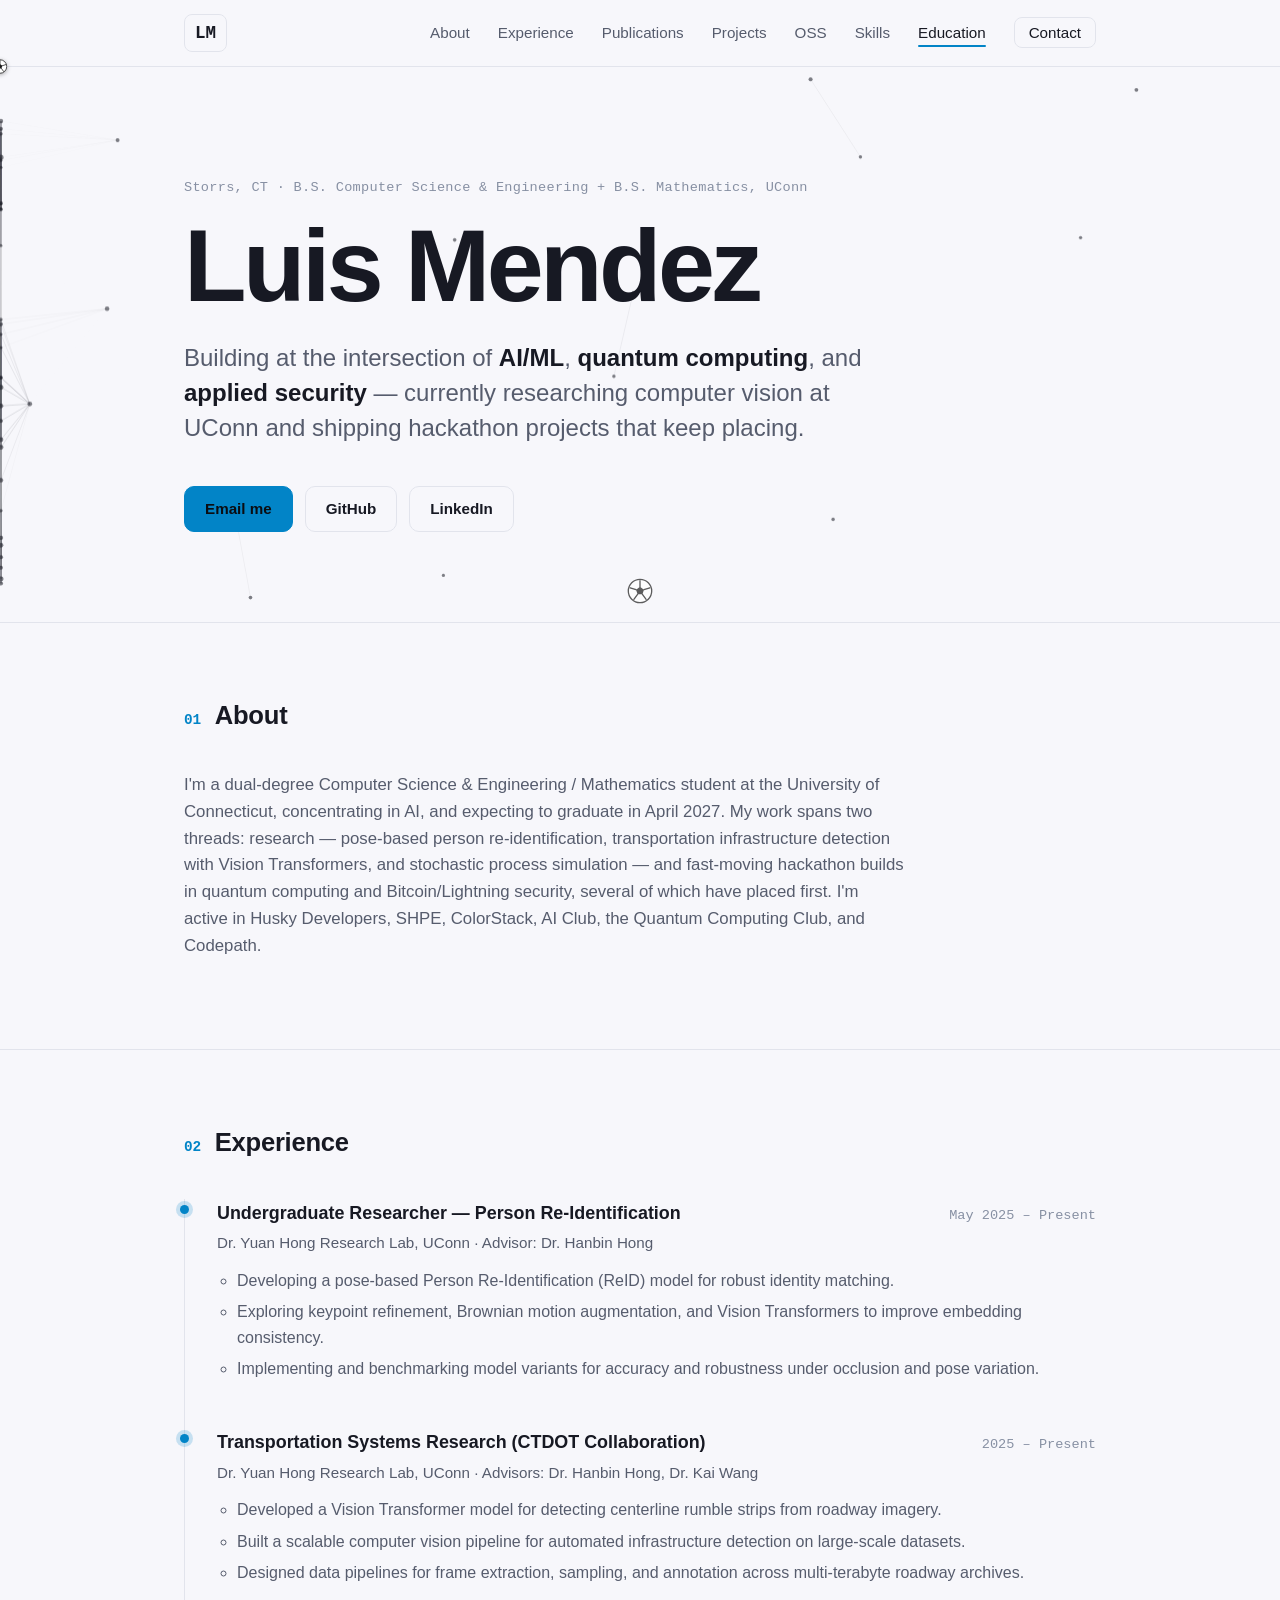
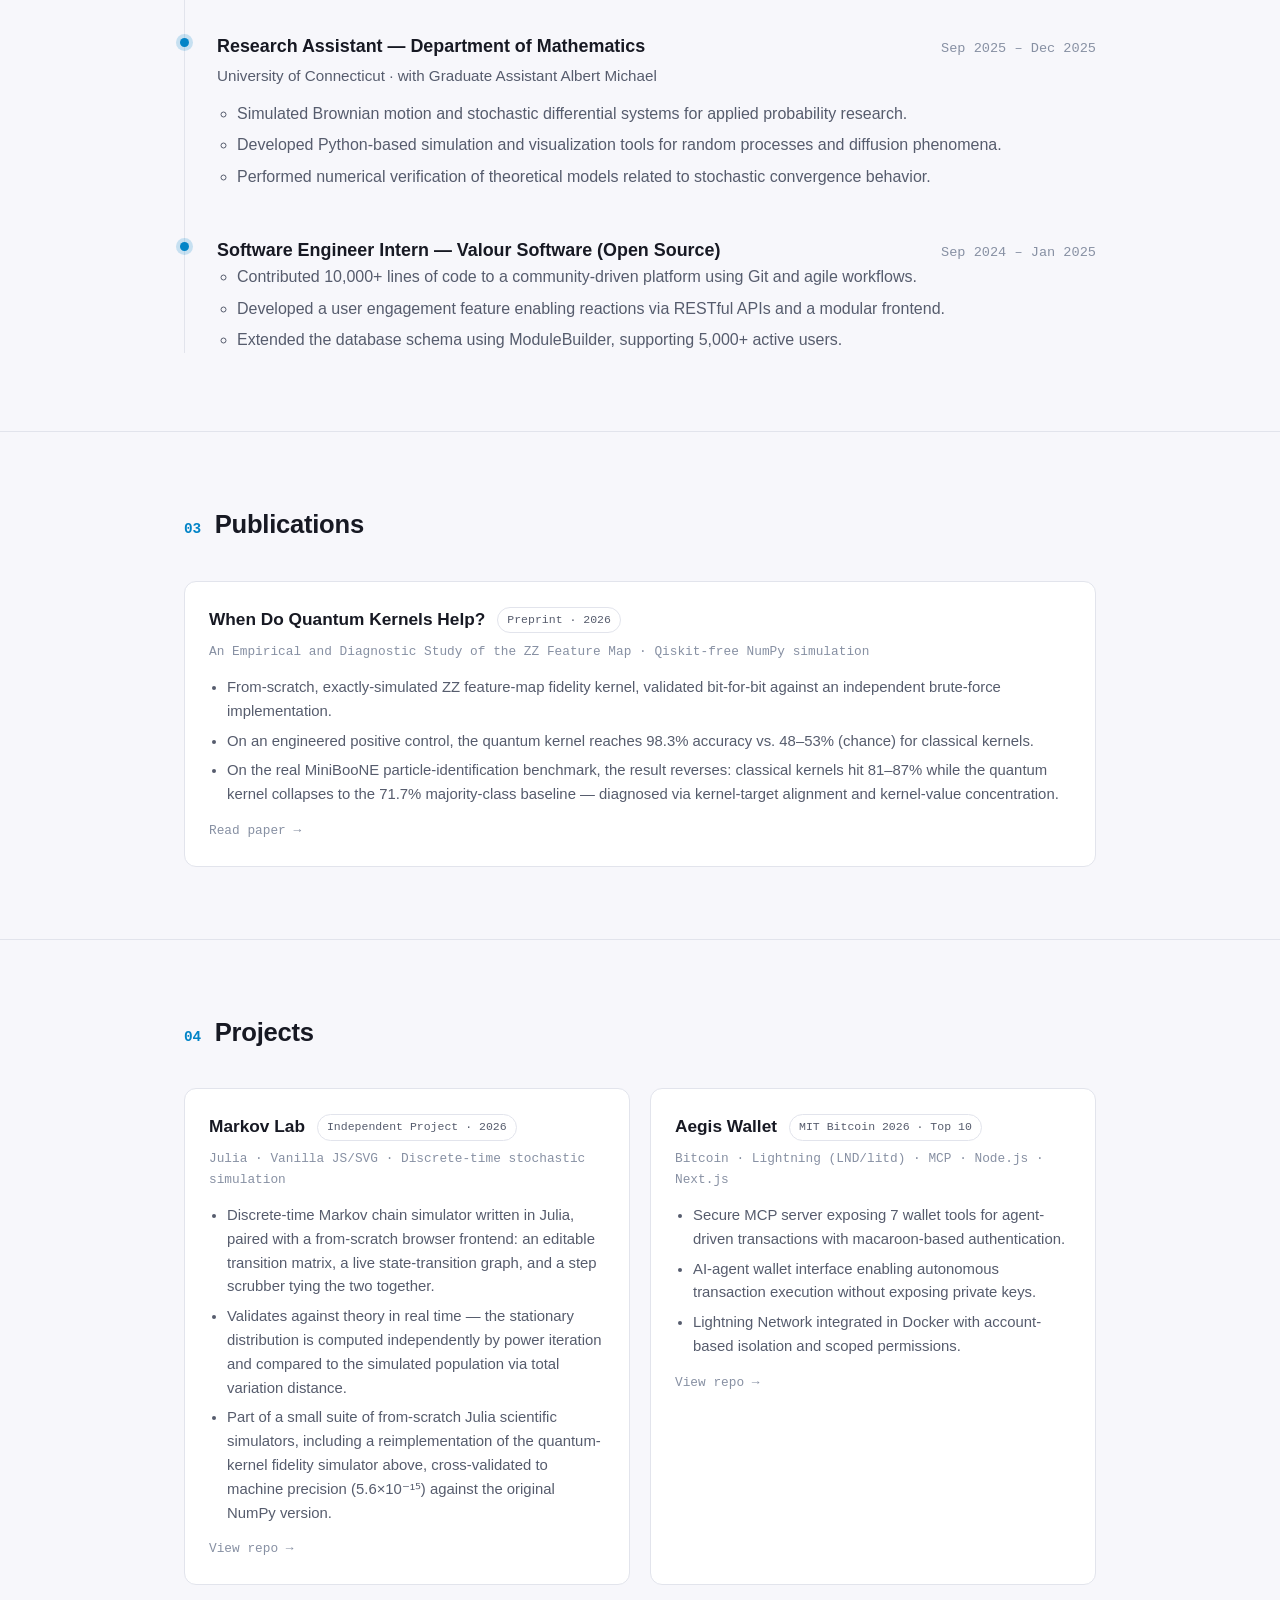
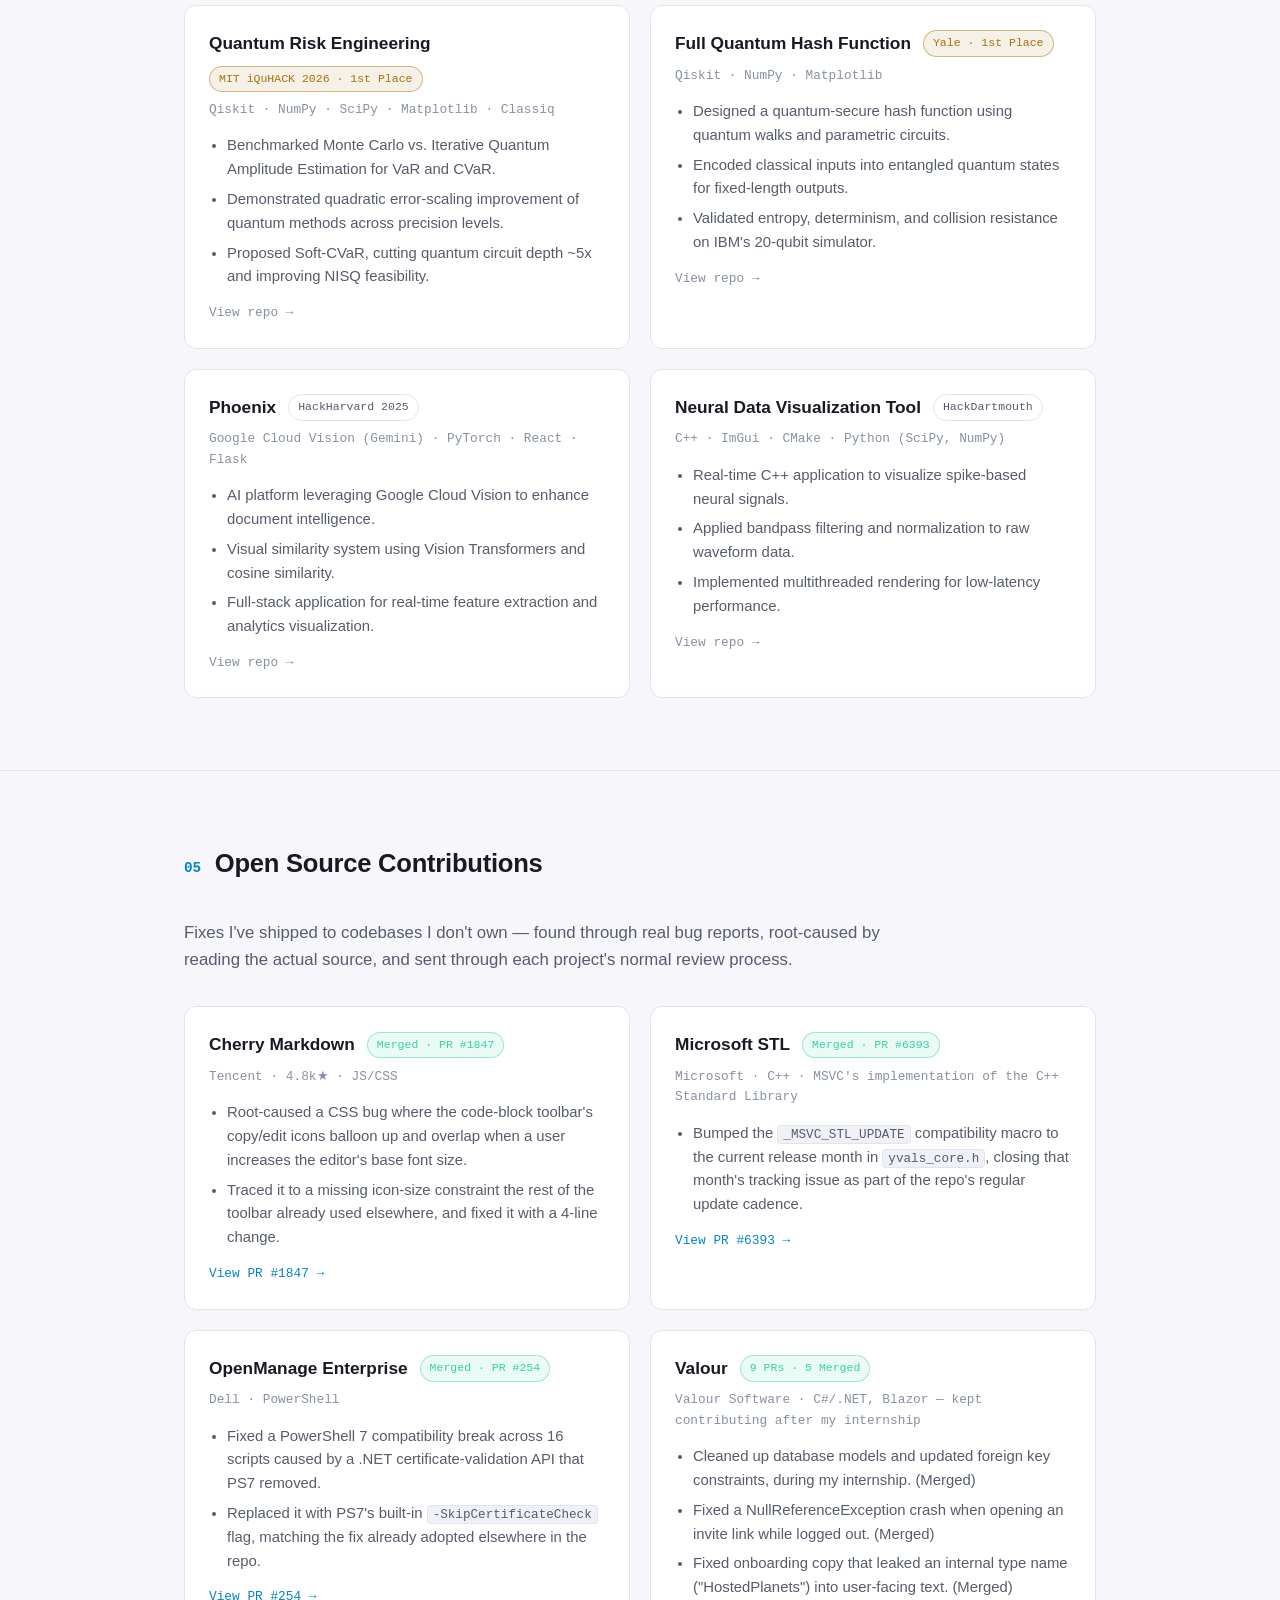
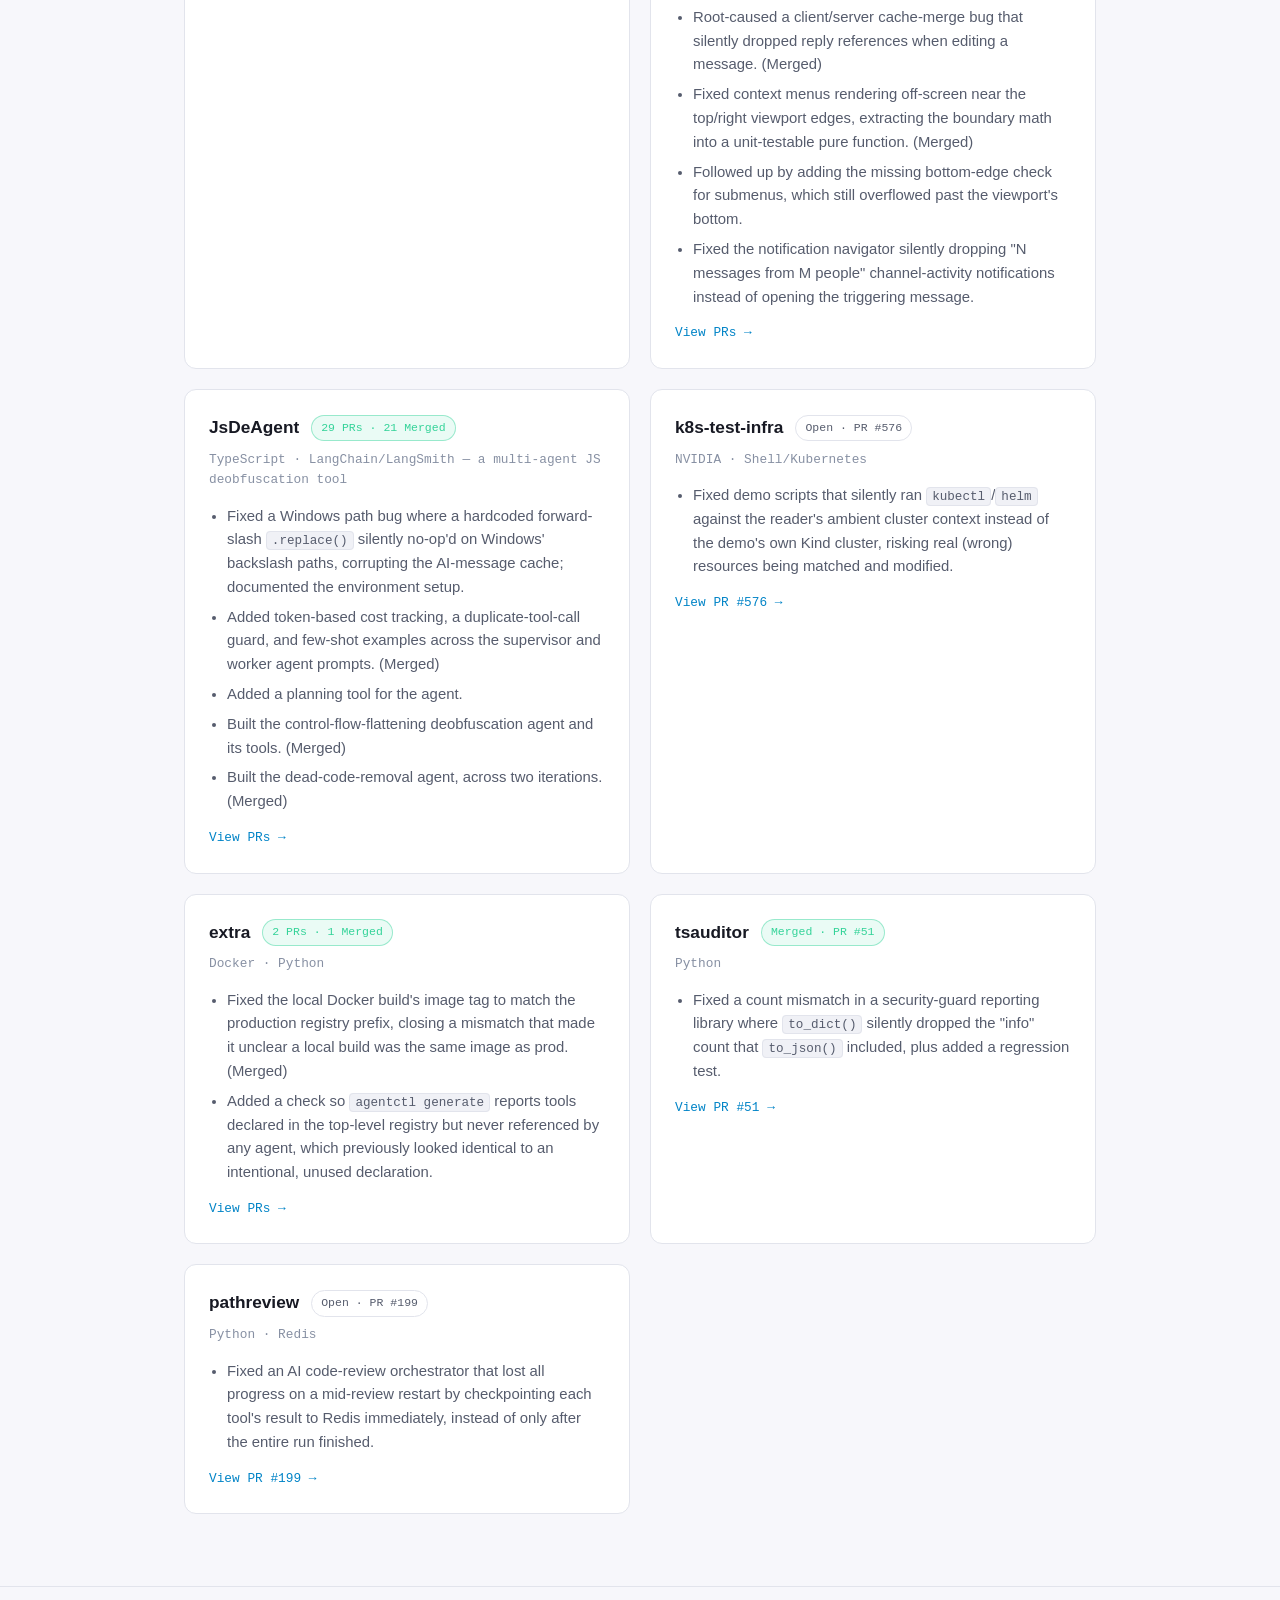
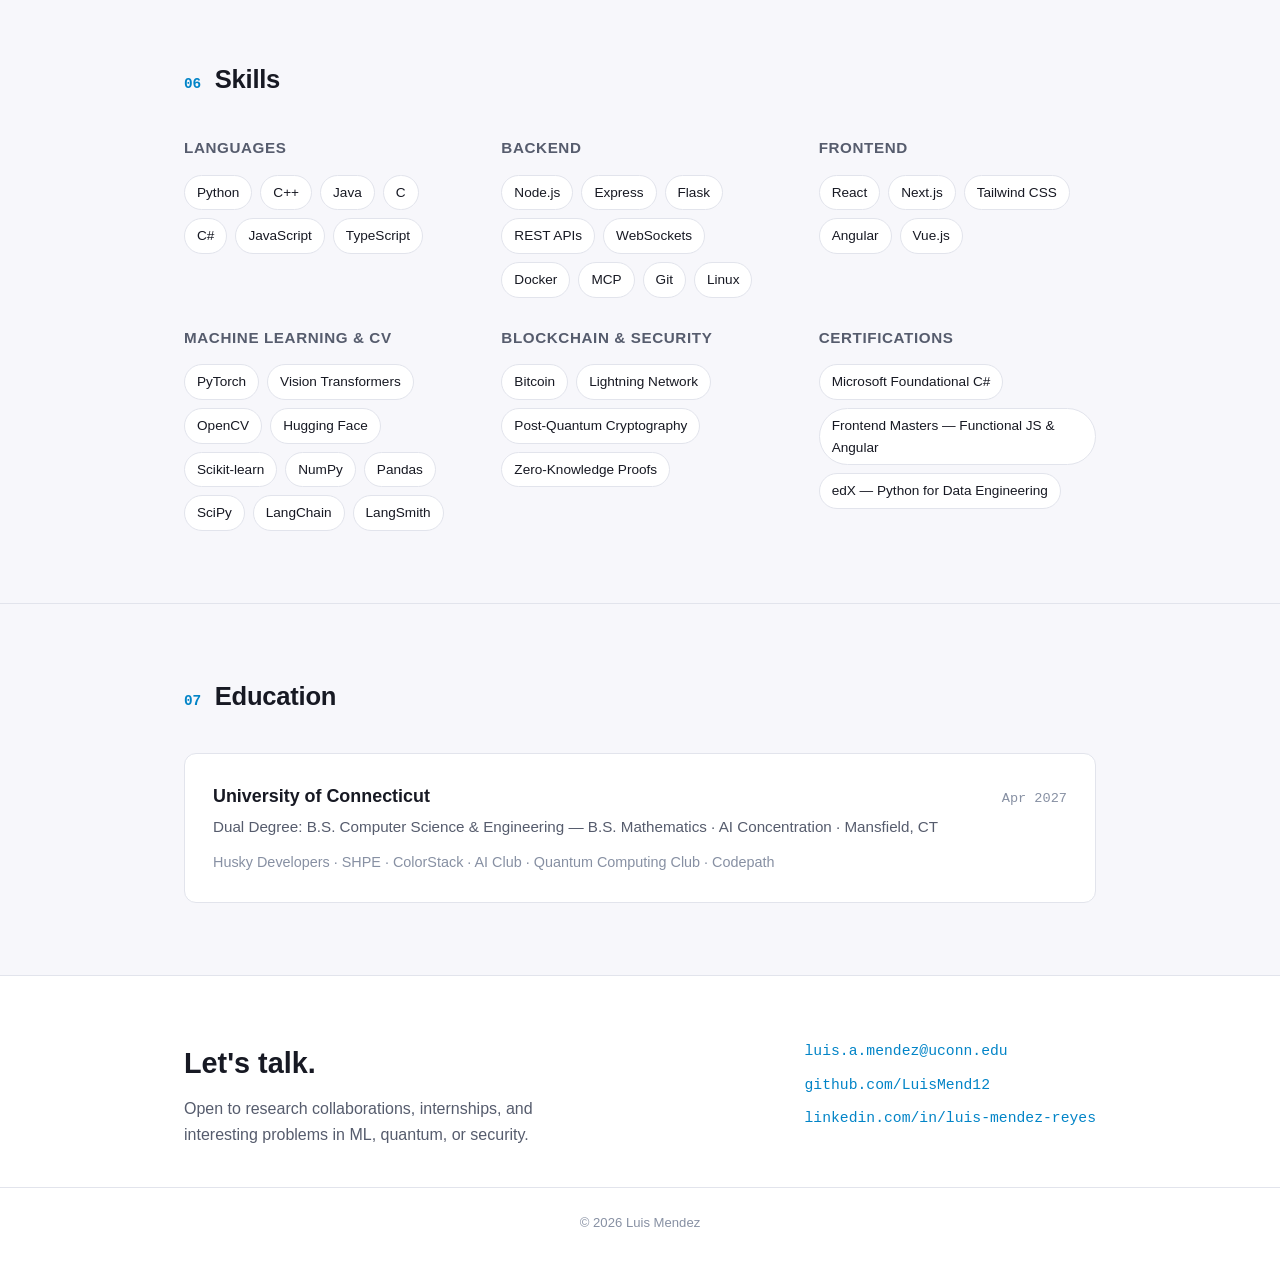
<file: index.html>
<!doctype html>
<html lang="en">
<head>
<script>
  // Only opt into scroll-reveal (elements start hidden) when JS actually runs
  // and can drive it; otherwise content stays visible by default (see style.css).
  if ('IntersectionObserver' in window) document.documentElement.classList.add('js-reveal');
</script>
<meta charset="UTF-8" />
<meta name="viewport" content="width=device-width, initial-scale=1" />
<title>Luis Mendez</title>
<meta name="description" content="Luis Mendez — Computer Science & Mathematics student at UConn. AI/ML, computer vision, quantum computing, and applied security." />
<link rel="icon" href="data:image/svg+xml,<svg xmlns=%22http://www.w3.org/2000/svg%22 viewBox=%220 0 100 100%22><text y=%22.9em%22 font-size=%2290%22>🦉</text></svg>" />
<link rel="stylesheet" href="style.css" />
</head>
<body>

<a class="skip-link" href="#main">Skip to content</a>

<header class="site-header">
  <nav class="nav" aria-label="Primary">
    <a class="nav-brand" href="#top">LM</a>
    <button class="nav-toggle" id="navToggle" aria-expanded="false" aria-controls="navLinks" aria-label="Toggle menu">
      <span></span><span></span><span></span>
    </button>
    <ul class="nav-links" id="navLinks">
      <li><a href="#about" data-nav="about">About</a></li>
      <li><a href="#experience" data-nav="experience">Experience</a></li>
      <li><a href="#publications" data-nav="publications">Publications</a></li>
      <li><a href="#projects" data-nav="projects">Projects</a></li>
      <li><a href="#contributions" data-nav="contributions">OSS</a></li>
      <li><a href="#skills" data-nav="skills">Skills</a></li>
      <li><a href="#education" data-nav="education">Education</a></li>
      <li><a href="#contact" class="nav-cta" data-nav="contact">Contact</a></li>
    </ul>
  </nav>
  <div class="scroll-progress" id="scrollProgress"></div>
  <div class="scroll-ball" id="scrollBall" aria-hidden="true">
    <svg viewBox="0 0 20 20"><use href="#soccer-ball"/></svg>
  </div>
</header>

<svg width="0" height="0" style="position:absolute" aria-hidden="true">
  <symbol id="soccer-ball" viewBox="0 0 20 20">
    <circle cx="10" cy="10" r="9" fill="#fff" stroke="#1a1a1a" stroke-width="1"/>
    <path d="M10,6.8 L13.04,9.01 L11.88,12.59 L8.12,12.59 L6.96,9.01 Z" fill="#1a1a1a"/>
    <path d="M10,6.8 L10,2 M13.04,9.01 L17.61,7.53 M11.88,12.59 L14.70,16.47 M8.12,12.59 L5.30,16.47 M6.96,9.01 L2.39,7.53"
      stroke="#1a1a1a" stroke-width="1" stroke-linecap="round" fill="none"/>
  </symbol>
</svg>

<main id="main">

  <section class="hero" id="top">
    <canvas class="particle-canvas" id="particleCanvas" aria-hidden="true"></canvas>
    <div class="wrap hero-inner">
      <p class="eyebrow">Storrs, CT · B.S. Computer Science & Engineering + B.S. Mathematics, UConn</p>
      <h1>Luis Mendez</h1>
      <p class="hero-tagline">Building at the intersection of <span class="hl">AI/ML</span>, <span class="hl">quantum computing</span>, and <span class="hl">applied security</span> — currently researching computer vision at UConn and shipping hackathon projects that keep placing.</p>
      <div class="hero-actions">
        <a class="btn btn-primary" href="mailto:luis.a.mendez@uconn.edu">Email me</a>
        <a class="btn" href="https://github.com/LuisMend12" target="_blank" rel="noopener">GitHub</a>
        <a class="btn" href="https://www.linkedin.com/in/luis-mendez-reyes/" target="_blank" rel="noopener">LinkedIn</a>
      </div>
    </div>
    <a class="scroll-cue" href="#about" aria-label="Scroll down">
      <svg viewBox="0 0 20 20"><use href="#soccer-ball"/></svg>
    </a>
  </section>

  <section class="section" id="about">
    <div class="wrap">
      <h2 class="section-title reveal"><span class="num">01</span>About</h2>
      <p class="about-text reveal">
        I'm a dual-degree Computer Science &amp; Engineering / Mathematics student at the University of Connecticut,
        concentrating in AI, and expecting to graduate in April 2027. My work spans two threads: research —
        pose-based person re-identification, transportation infrastructure detection with Vision Transformers, and
        stochastic process simulation — and fast-moving hackathon builds in quantum computing and Bitcoin/Lightning
        security, several of which have placed first. I'm active in Husky Developers, SHPE, ColorStack, AI Club,
        the Quantum Computing Club, and Codepath.
      </p>
    </div>
  </section>

  <section class="section" id="experience">
    <div class="wrap">
      <h2 class="section-title reveal"><span class="num">02</span>Experience</h2>
      <div class="timeline-wrap" id="timeline">
      <div class="timeline-fill" id="timelineFill" aria-hidden="true"></div>
      <ol class="timeline">

        <li class="timeline-item reveal">
          <div class="timeline-marker" aria-hidden="true"></div>
          <div class="timeline-content">
            <div class="timeline-head">
              <h3>Undergraduate Researcher — Person Re-Identification</h3>
              <span class="timeline-date">May 2025 – Present</span>
            </div>
            <p class="timeline-org">Dr. Yuan Hong Research Lab, UConn · Advisor: Dr. Hanbin Hong</p>
            <ul>
              <li>Developing a pose-based Person Re-Identification (ReID) model for robust identity matching.</li>
              <li>Exploring keypoint refinement, Brownian motion augmentation, and Vision Transformers to improve embedding consistency.</li>
              <li>Implementing and benchmarking model variants for accuracy and robustness under occlusion and pose variation.</li>
            </ul>
          </div>
        </li>

        <li class="timeline-item reveal">
          <div class="timeline-marker" aria-hidden="true"></div>
          <div class="timeline-content">
            <div class="timeline-head">
              <h3>Transportation Systems Research (CTDOT Collaboration)</h3>
              <span class="timeline-date">2025 – Present</span>
            </div>
            <p class="timeline-org">Dr. Yuan Hong Research Lab, UConn · Advisors: Dr. Hanbin Hong, Dr. Kai Wang</p>
            <ul>
              <li>Developed a Vision Transformer model for detecting centerline rumble strips from roadway imagery.</li>
              <li>Built a scalable computer vision pipeline for automated infrastructure detection on large-scale datasets.</li>
              <li>Designed data pipelines for frame extraction, sampling, and annotation across multi-terabyte roadway archives.</li>
            </ul>
          </div>
        </li>

        <li class="timeline-item reveal">
          <div class="timeline-marker" aria-hidden="true"></div>
          <div class="timeline-content">
            <div class="timeline-head">
              <h3>Research Assistant — Department of Mathematics</h3>
              <span class="timeline-date">Sep 2025 – Dec 2025</span>
            </div>
            <p class="timeline-org">University of Connecticut · with Graduate Assistant Albert Michael</p>
            <ul>
              <li>Simulated Brownian motion and stochastic differential systems for applied probability research.</li>
              <li>Developed Python-based simulation and visualization tools for random processes and diffusion phenomena.</li>
              <li>Performed numerical verification of theoretical models related to stochastic convergence behavior.</li>
            </ul>
          </div>
        </li>

        <li class="timeline-item reveal">
          <div class="timeline-marker" aria-hidden="true"></div>
          <div class="timeline-content">
            <div class="timeline-head">
              <h3>Software Engineer Intern — Valour Software (Open Source)</h3>
              <span class="timeline-date">Sep 2024 – Jan 2025</span>
            </div>
            <ul>
              <li>Contributed 10,000+ lines of code to a community-driven platform using Git and agile workflows.</li>
              <li>Developed a user engagement feature enabling reactions via RESTful APIs and a modular frontend.</li>
              <li>Extended the database schema using ModuleBuilder, supporting 5,000+ active users.</li>
            </ul>
          </div>
        </li>

      </ol>
      </div>
    </div>
  </section>

  <section class="section" id="publications">
    <div class="wrap">
      <h2 class="section-title reveal"><span class="num">03</span>Publications</h2>
      <div class="grid-projects">

        <a class="card reveal" href="papers/when-do-quantum-kernels-help.html">
          <div class="card-head">
            <h3>When Do Quantum Kernels Help?</h3>
            <span class="badge">Preprint · 2026</span>
          </div>
          <p class="card-meta">An Empirical and Diagnostic Study of the ZZ Feature Map · Qiskit-free NumPy simulation</p>
          <ul>
            <li>From-scratch, exactly-simulated ZZ feature-map fidelity kernel, validated bit-for-bit against an independent brute-force implementation.</li>
            <li>On an engineered positive control, the quantum kernel reaches 98.3% accuracy vs. 48–53% (chance) for classical kernels.</li>
            <li>On the real MiniBooNE particle-identification benchmark, the result reverses: classical kernels hit 81–87% while the quantum kernel collapses to the 71.7% majority-class baseline — diagnosed via kernel-target alignment and kernel-value concentration.</li>
          </ul>
          <p class="card-meta" style="margin: 14px 0 0;">Read paper →</p>
        </a>

      </div>
    </div>
  </section>

  <section class="section" id="projects">
    <div class="wrap">
      <h2 class="section-title reveal"><span class="num">04</span>Projects</h2>
      <div class="grid-projects">

        <a class="card reveal" href="https://github.com/LuisMend12/udemy_courses/tree/main/markov_chain_sim" target="_blank" rel="noopener">
          <div class="card-head">
            <h3>Markov Lab</h3>
            <span class="badge">Independent Project · 2026</span>
          </div>
          <p class="card-meta">Julia · Vanilla JS/SVG · Discrete-time stochastic simulation</p>
          <ul>
            <li>Discrete-time Markov chain simulator written in Julia, paired with a from-scratch browser frontend: an editable transition matrix, a live state-transition graph, and a step scrubber tying the two together.</li>
            <li>Validates against theory in real time — the stationary distribution is computed independently by power iteration and compared to the simulated population via total variation distance.</li>
            <li>Part of a small suite of from-scratch Julia scientific simulators, including a reimplementation of the quantum-kernel fidelity simulator above, cross-validated to machine precision (5.6×10⁻¹⁵) against the original NumPy version.</li>
          </ul>
          <p class="card-meta" style="margin: 14px 0 0;">View repo →</p>
        </a>

        <a class="card reveal" href="https://github.com/LuisMend12/aegis-wallet" target="_blank" rel="noopener">
          <div class="card-head">
            <h3>Aegis Wallet</h3>
            <span class="badge">MIT Bitcoin 2026 · Top 10</span>
          </div>
          <p class="card-meta">Bitcoin · Lightning (LND/litd) · MCP · Node.js · Next.js</p>
          <ul>
            <li>Secure MCP server exposing 7 wallet tools for agent-driven transactions with macaroon-based authentication.</li>
            <li>AI-agent wallet interface enabling autonomous transaction execution without exposing private keys.</li>
            <li>Lightning Network integrated in Docker with account-based isolation and scoped permissions.</li>
          </ul>
          <p class="card-meta" style="margin: 14px 0 0;">View repo →</p>
        </a>

        <a class="card reveal" href="https://github.com/LuisMend12/iQuHACK-2026-State-Street-Challenge" target="_blank" rel="noopener">
          <div class="card-head">
            <h3>Quantum Risk Engineering</h3>
            <span class="badge badge-gold">MIT iQuHACK 2026 · 1st Place</span>
          </div>
          <p class="card-meta">Qiskit · NumPy · SciPy · Matplotlib · Classiq</p>
          <ul>
            <li>Benchmarked Monte Carlo vs. Iterative Quantum Amplitude Estimation for VaR and CVaR.</li>
            <li>Demonstrated quadratic error-scaling improvement of quantum methods across precision levels.</li>
            <li>Proposed Soft-CVaR, cutting quantum circuit depth ~5x and improving NISQ feasibility.</li>
          </ul>
          <p class="card-meta" style="margin: 14px 0 0;">View repo →</p>
        </a>

        <a class="card reveal" href="https://github.com/LuisMend12/yquantum-2025" target="_blank" rel="noopener">
          <div class="card-head">
            <h3>Full Quantum Hash Function</h3>
            <span class="badge badge-gold">Yale · 1st Place</span>
          </div>
          <p class="card-meta">Qiskit · NumPy · Matplotlib</p>
          <ul>
            <li>Designed a quantum-secure hash function using quantum walks and parametric circuits.</li>
            <li>Encoded classical inputs into entangled quantum states for fixed-length outputs.</li>
            <li>Validated entropy, determinism, and collision resistance on IBM's 20-qubit simulator.</li>
          </ul>
          <p class="card-meta" style="margin: 14px 0 0;">View repo →</p>
        </a>

        <a class="card reveal" href="https://github.com/qiaochloe/phoenix" target="_blank" rel="noopener">
          <div class="card-head">
            <h3>Phoenix</h3>
            <span class="badge">HackHarvard 2025</span>
          </div>
          <p class="card-meta">Google Cloud Vision (Gemini) · PyTorch · React · Flask</p>
          <ul>
            <li>AI platform leveraging Google Cloud Vision to enhance document intelligence.</li>
            <li>Visual similarity system using Vision Transformers and cosine similarity.</li>
            <li>Full-stack application for real-time feature extraction and analytics visualization.</li>
          </ul>
          <p class="card-meta" style="margin: 14px 0 0;">View repo →</p>
        </a>

        <a class="card reveal" href="https://github.com/LuisMend12/HackDarmounth" target="_blank" rel="noopener">
          <div class="card-head">
            <h3>Neural Data Visualization Tool</h3>
            <span class="badge">HackDartmouth</span>
          </div>
          <p class="card-meta">C++ · ImGui · CMake · Python (SciPy, NumPy)</p>
          <ul>
            <li>Real-time C++ application to visualize spike-based neural signals.</li>
            <li>Applied bandpass filtering and normalization to raw waveform data.</li>
            <li>Implemented multithreaded rendering for low-latency performance.</li>
          </ul>
          <p class="card-meta" style="margin: 14px 0 0;">View repo →</p>
        </a>

      </div>
    </div>
  </section>

  <section class="section" id="contributions">
    <div class="wrap">
      <h2 class="section-title reveal"><span class="num">05</span>Open Source Contributions</h2>
      <p class="about-text reveal" style="margin-bottom: 32px;">
        Fixes I've shipped to codebases I don't own — found through real bug reports, root-caused by reading
        the actual source, and sent through each project's normal review process.
      </p>
      <div class="grid-projects">

        <article class="card reveal">
          <div class="card-head">
            <h3><a href="https://github.com/Tencent/cherry-markdown" target="_blank" rel="noopener">Cherry Markdown</a></h3>
            <span class="badge badge-merged">Merged · PR #1847</span>
          </div>
          <p class="card-meta">Tencent · 4.8k★ · JS/CSS</p>
          <ul>
            <li>Root-caused a CSS bug where the code-block toolbar's copy/edit icons balloon up and overlap when a user increases the editor's base font size.</li>
            <li>Traced it to a missing icon-size constraint the rest of the toolbar already used elsewhere, and fixed it with a 4-line change.</li>
          </ul>
          <p class="card-meta" style="margin: 14px 0 0;"><a href="https://github.com/Tencent/cherry-markdown/pull/1847" target="_blank" rel="noopener">View PR #1847 →</a></p>
        </article>

        <article class="card reveal">
          <div class="card-head">
            <h3><a href="https://github.com/microsoft/STL" target="_blank" rel="noopener">Microsoft STL</a></h3>
            <span class="badge badge-merged">Merged · PR #6393</span>
          </div>
          <p class="card-meta">Microsoft · C++ · MSVC's implementation of the C++ Standard Library</p>
          <ul>
            <li>Bumped the <code>_MSVC_STL_UPDATE</code> compatibility macro to the current release month in <code>yvals_core.h</code>, closing that month's tracking issue as part of the repo's regular update cadence.</li>
          </ul>
          <p class="card-meta" style="margin: 14px 0 0;"><a href="https://github.com/microsoft/STL/pull/6393" target="_blank" rel="noopener">View PR #6393 →</a></p>
        </article>

        <article class="card reveal">
          <div class="card-head">
            <h3><a href="https://github.com/dell/OpenManage-Enterprise" target="_blank" rel="noopener">OpenManage Enterprise</a></h3>
            <span class="badge badge-merged">Merged · PR #254</span>
          </div>
          <p class="card-meta">Dell · PowerShell</p>
          <ul>
            <li>Fixed a PowerShell 7 compatibility break across 16 scripts caused by a .NET certificate-validation API that PS7 removed.</li>
            <li>Replaced it with PS7's built-in <code>-SkipCertificateCheck</code> flag, matching the fix already adopted elsewhere in the repo.</li>
          </ul>
          <p class="card-meta" style="margin: 14px 0 0;"><a href="https://github.com/dell/OpenManage-Enterprise/pull/254" target="_blank" rel="noopener">View PR #254 →</a></p>
        </article>

        <article class="card reveal">
          <div class="card-head">
            <h3><a href="https://github.com/Valour-Software/Valour" target="_blank" rel="noopener">Valour</a></h3>
            <span class="badge badge-merged">9 PRs · 5 Merged</span>
          </div>
          <p class="card-meta">Valour Software · C#/.NET, Blazor — kept contributing after my internship</p>
          <ul>
            <li>Cleaned up database models and updated foreign key constraints, during my internship. (Merged)</li>
            <li>Fixed a NullReferenceException crash when opening an invite link while logged out. (Merged)</li>
            <li>Fixed onboarding copy that leaked an internal type name ("HostedPlanets") into user-facing text. (Merged)</li>
            <li>Root-caused a client/server cache-merge bug that silently dropped reply references when editing a message. (Merged)</li>
            <li>Fixed context menus rendering off-screen near the top/right viewport edges, extracting the boundary math into a unit-testable pure function. (Merged)</li>
            <li>Followed up by adding the missing bottom-edge check for submenus, which still overflowed past the viewport's bottom.</li>
            <li>Fixed the notification navigator silently dropping "N messages from M people" channel-activity notifications instead of opening the triggering message.</li>
          </ul>
          <p class="card-meta" style="margin: 14px 0 0;"><a href="https://github.com/Valour-Software/Valour/pulls?q=is%3Apr+author%3ALuisMend12" target="_blank" rel="noopener">View PRs →</a></p>
        </article>

        <article class="card reveal">
          <div class="card-head">
            <h3><a href="https://github.com/ziqin-liu/JsDeAgent" target="_blank" rel="noopener">JsDeAgent</a></h3>
            <span class="badge badge-merged">29 PRs · 21 Merged</span>
          </div>
          <p class="card-meta">TypeScript · LangChain/LangSmith — a multi-agent JS deobfuscation tool</p>
          <ul>
            <li>Fixed a Windows path bug where a hardcoded forward-slash <code>.replace()</code> silently no-op'd on Windows' backslash paths, corrupting the AI-message cache; documented the environment setup.</li>
            <li>Added token-based cost tracking, a duplicate-tool-call guard, and few-shot examples across the supervisor and worker agent prompts. (Merged)</li>
            <li>Added a planning tool for the agent.</li>
            <li>Built the control-flow-flattening deobfuscation agent and its tools. (Merged)</li>
            <li>Built the dead-code-removal agent, across two iterations. (Merged)</li>
          </ul>
          <p class="card-meta" style="margin: 14px 0 0;"><a href="https://github.com/ziqin-liu/JsDeAgent/pulls?q=is%3Apr+author%3ALuisMend12" target="_blank" rel="noopener">View PRs →</a></p>
        </article>

        <article class="card reveal">
          <div class="card-head">
            <h3><a href="https://github.com/NVIDIA/k8s-test-infra" target="_blank" rel="noopener">k8s-test-infra</a></h3>
            <span class="badge">Open · PR #576</span>
          </div>
          <p class="card-meta">NVIDIA · Shell/Kubernetes</p>
          <ul>
            <li>Fixed demo scripts that silently ran <code>kubectl</code>/<code>helm</code> against the reader's ambient cluster context instead of the demo's own Kind cluster, risking real (wrong) resources being matched and modified.</li>
          </ul>
          <p class="card-meta" style="margin: 14px 0 0;"><a href="https://github.com/NVIDIA/k8s-test-infra/pull/576" target="_blank" rel="noopener">View PR #576 →</a></p>
        </article>

        <article class="card reveal">
          <div class="card-head">
            <h3><a href="https://github.com/extra-org/extra" target="_blank" rel="noopener">extra</a></h3>
            <span class="badge badge-merged">2 PRs · 1 Merged</span>
          </div>
          <p class="card-meta">Docker · Python</p>
          <ul>
            <li>Fixed the local Docker build's image tag to match the production registry prefix, closing a mismatch that made it unclear a local build was the same image as prod. (Merged)</li>
            <li>Added a check so <code>agentctl generate</code> reports tools declared in the top-level registry but never referenced by any agent, which previously looked identical to an intentional, unused declaration.</li>
          </ul>
          <p class="card-meta" style="margin: 14px 0 0;"><a href="https://github.com/extra-org/extra/pulls?q=is%3Apr+author%3ALuisMend12" target="_blank" rel="noopener">View PRs →</a></p>
        </article>

        <article class="card reveal">
          <div class="card-head">
            <h3><a href="https://github.com/imann128/tsauditor" target="_blank" rel="noopener">tsauditor</a></h3>
            <span class="badge badge-merged">Merged · PR #51</span>
          </div>
          <p class="card-meta">Python</p>
          <ul>
            <li>Fixed a count mismatch in a security-guard reporting library where <code>to_dict()</code> silently dropped the "info" count that <code>to_json()</code> included, plus added a regression test.</li>
          </ul>
          <p class="card-meta" style="margin: 14px 0 0;"><a href="https://github.com/imann128/tsauditor/pull/51" target="_blank" rel="noopener">View PR #51 →</a></p>
        </article>

        <article class="card reveal">
          <div class="card-head">
            <h3><a href="https://github.com/ascherj/pathreview" target="_blank" rel="noopener">pathreview</a></h3>
            <span class="badge">Open · PR #199</span>
          </div>
          <p class="card-meta">Python · Redis</p>
          <ul>
            <li>Fixed an AI code-review orchestrator that lost all progress on a mid-review restart by checkpointing each tool's result to Redis immediately, instead of only after the entire run finished.</li>
          </ul>
          <p class="card-meta" style="margin: 14px 0 0;"><a href="https://github.com/ascherj/pathreview/pull/199" target="_blank" rel="noopener">View PR #199 →</a></p>
        </article>

      </div>
    </div>
  </section>

  <section class="section" id="skills">
    <div class="wrap">
      <h2 class="section-title reveal"><span class="num">06</span>Skills</h2>
      <div class="skills-grid">
        <div class="skill-group reveal">
          <h3>Languages</h3>
          <div class="chips">
            <span class="chip">Python</span><span class="chip">C++</span><span class="chip">Java</span>
            <span class="chip">C</span><span class="chip">C#</span><span class="chip">JavaScript</span><span class="chip">TypeScript</span>
          </div>
        </div>
        <div class="skill-group reveal">
          <h3>Backend</h3>
          <div class="chips">
            <span class="chip">Node.js</span><span class="chip">Express</span><span class="chip">Flask</span>
            <span class="chip">REST APIs</span><span class="chip">WebSockets</span><span class="chip">Docker</span>
            <span class="chip">MCP</span><span class="chip">Git</span><span class="chip">Linux</span>
          </div>
        </div>
        <div class="skill-group reveal">
          <h3>Frontend</h3>
          <div class="chips">
            <span class="chip">React</span><span class="chip">Next.js</span><span class="chip">Tailwind CSS</span>
            <span class="chip">Angular</span><span class="chip">Vue.js</span>
          </div>
        </div>
        <div class="skill-group reveal">
          <h3>Machine Learning &amp; CV</h3>
          <div class="chips">
            <span class="chip">PyTorch</span><span class="chip">Vision Transformers</span><span class="chip">OpenCV</span>
            <span class="chip">Hugging Face</span><span class="chip">Scikit-learn</span><span class="chip">NumPy</span>
            <span class="chip">Pandas</span><span class="chip">SciPy</span><span class="chip">LangChain</span><span class="chip">LangSmith</span>
          </div>
        </div>
        <div class="skill-group reveal">
          <h3>Blockchain &amp; Security</h3>
          <div class="chips">
            <span class="chip">Bitcoin</span><span class="chip">Lightning Network</span>
            <span class="chip">Post-Quantum Cryptography</span><span class="chip">Zero-Knowledge Proofs</span>
          </div>
        </div>
        <div class="skill-group reveal">
          <h3>Certifications</h3>
          <div class="chips">
            <span class="chip">Microsoft Foundational C#</span>
            <span class="chip">Frontend Masters — Functional JS &amp; Angular</span>
            <span class="chip">edX — Python for Data Engineering</span>
          </div>
        </div>
      </div>
    </div>
  </section>

  <section class="section" id="education">
    <div class="wrap">
      <h2 class="section-title reveal"><span class="num">07</span>Education</h2>
      <div class="edu-card reveal">
        <div class="timeline-head">
          <h3>University of Connecticut</h3>
          <span class="timeline-date">Apr 2027</span>
        </div>
        <p class="timeline-org">Dual Degree: B.S. Computer Science &amp; Engineering — B.S. Mathematics · AI Concentration · Mansfield, CT</p>
        <p class="edu-orgs">Husky Developers · SHPE · ColorStack · AI Club · Quantum Computing Club · Codepath</p>
      </div>
    </div>
  </section>

</main>

<footer class="site-footer" id="contact">
  <div class="wrap footer-inner">
    <div>
      <h2>Let's talk.</h2>
      <p>Open to research collaborations, internships, and interesting problems in ML, quantum, or security.</p>
    </div>
    <div class="footer-links">
      <a href="mailto:luis.a.mendez@uconn.edu">luis.a.mendez@uconn.edu</a>
      <a href="https://github.com/LuisMend12" target="_blank" rel="noopener">github.com/LuisMend12</a>
      <a href="https://www.linkedin.com/in/luis-mendez-reyes/" target="_blank" rel="noopener">linkedin.com/in/luis-mendez-reyes</a>
    </div>
  </div>
  <p class="footer-note">© <span id="year"></span> Luis Mendez</p>
</footer>

<script src="script.js"></script>
</body>
</html>
</file>
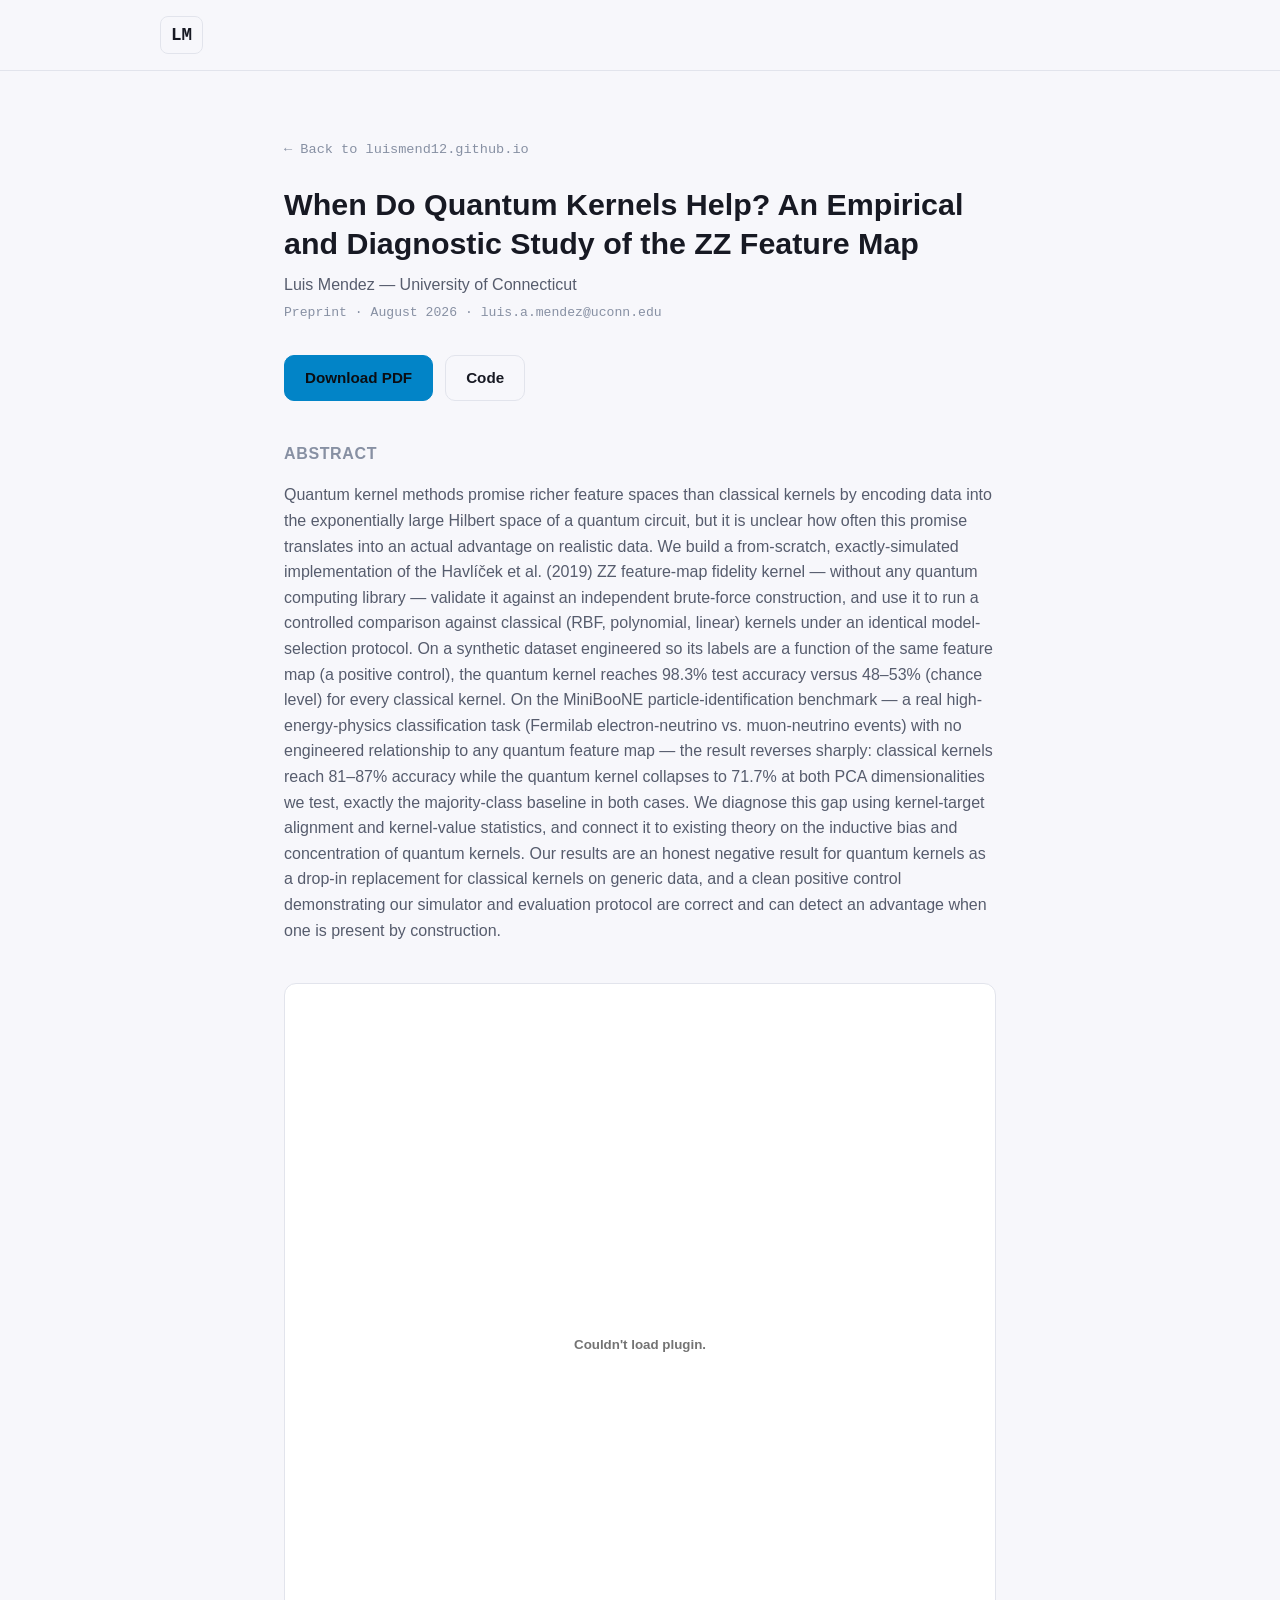
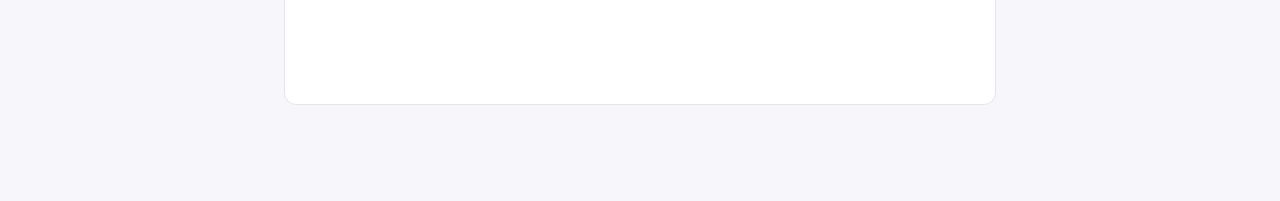
<file: papers/when-do-quantum-kernels-help.html>
<!doctype html>
<html lang="en">
<head>
<meta charset="UTF-8" />
<meta name="viewport" content="width=device-width, initial-scale=1" />
<title>When Do Quantum Kernels Help? — Luis Mendez</title>
<meta name="description" content="An empirical and diagnostic study of the ZZ feature-map quantum kernel, comparing it against classical kernels on an engineered positive control and the MiniBooNE particle-identification benchmark." />

<!-- Google Scholar indexing metadata (Highwire Press tags) -->
<meta name="citation_title" content="When Do Quantum Kernels Help? An Empirical and Diagnostic Study of the ZZ Feature Map" />
<meta name="citation_author" content="Mendez, Luis" />
<meta name="citation_publication_date" content="2026/08/15" />
<meta name="citation_online_date" content="2026/08/15" />
<meta name="citation_pdf_url" content="https://luismend12.github.io/papers/when-do-quantum-kernels-help.pdf" />
<meta name="citation_abstract_html_url" content="https://luismend12.github.io/papers/when-do-quantum-kernels-help.html" />
<meta name="citation_technical_report_institution" content="University of Connecticut" />
<meta name="citation_language" content="en" />

<link rel="icon" href="data:image/svg+xml,<svg xmlns=%22http://www.w3.org/2000/svg%22 viewBox=%220 0 100 100%22><text y=%22.9em%22 font-size=%2290%22>🦉</text></svg>" />
<link rel="stylesheet" href="../style.css" />
<style>
  .paper-wrap { max-width: 760px; margin: 0 auto; padding: 64px 24px 96px; }
  .paper-back { font-family: var(--font-mono); font-size: 0.85rem; color: var(--text-faint); text-decoration: none; }
  .paper-back:hover { color: var(--accent); }
  .paper-title { margin: 24px 0 8px; font-size: 1.9rem; line-height: 1.3; }
  .paper-authors { color: var(--text-dim); margin: 0 0 4px; }
  .paper-meta { font-family: var(--font-mono); font-size: 0.82rem; color: var(--text-faint); margin: 0 0 32px; }
  .paper-actions { display: flex; gap: 12px; flex-wrap: wrap; margin-bottom: 40px; }
  .paper-abstract h2 { font-size: 1rem; letter-spacing: 0.04em; text-transform: uppercase; color: var(--text-faint); margin-bottom: 12px; }
  .paper-abstract p { color: var(--text-dim); }
  .paper-embed { margin-top: 40px; border: 1px solid var(--border); border-radius: var(--radius); overflow: hidden; background: var(--bg-elevated); }
  .paper-embed embed { display: block; width: 100%; height: 80vh; }
</style>
</head>
<body>

<header class="site-header">
  <div class="wrap" style="display:flex; align-items:center; padding: 16px 0;">
    <a class="nav-brand" href="../index.html">LM</a>
  </div>
</header>

<main class="paper-wrap">
  <a class="paper-back" href="../index.html">← Back to luismend12.github.io</a>

  <h1 class="paper-title">When Do Quantum Kernels Help? An Empirical and Diagnostic Study of the ZZ Feature Map</h1>
  <p class="paper-authors">Luis Mendez — University of Connecticut</p>
  <p class="paper-meta">Preprint · August 2026 · <a href="mailto:luis.a.mendez@uconn.edu" style="color:inherit;">luis.a.mendez@uconn.edu</a></p>

  <div class="paper-actions">
    <a class="btn btn-primary" href="when-do-quantum-kernels-help.pdf" target="_blank" rel="noopener">Download PDF</a>
    <a class="btn" href="https://github.com/LuisMend12/udemy_courses/tree/main/quantum_kernel_classification" target="_blank" rel="noopener">Code</a>
  </div>

  <div class="paper-abstract">
    <h2>Abstract</h2>
    <p>
      Quantum kernel methods promise richer feature spaces than classical kernels by encoding data into the
      exponentially large Hilbert space of a quantum circuit, but it is unclear how often this promise translates
      into an actual advantage on realistic data. We build a from-scratch, exactly-simulated implementation of the
      Havlíček et al. (2019) ZZ feature-map fidelity kernel — without any quantum computing library — validate it
      against an independent brute-force construction, and use it to run a controlled comparison against classical
      (RBF, polynomial, linear) kernels under an identical model-selection protocol. On a synthetic dataset
      engineered so its labels are a function of the same feature map (a positive control), the quantum kernel
      reaches 98.3% test accuracy versus 48–53% (chance level) for every classical kernel. On the MiniBooNE
      particle-identification benchmark — a real high-energy-physics classification task (Fermilab electron-neutrino
      vs. muon-neutrino events) with no engineered relationship to any quantum feature map — the result reverses
      sharply: classical kernels reach 81–87% accuracy while the quantum kernel collapses to 71.7% at both PCA
      dimensionalities we test, exactly the majority-class baseline in both cases. We diagnose this gap using
      kernel-target alignment and kernel-value statistics, and connect it to existing theory on the inductive bias
      and concentration of quantum kernels. Our results are an honest negative result for quantum kernels as a
      drop-in replacement for classical kernels on generic data, and a clean positive control demonstrating our
      simulator and evaluation protocol are correct and can detect an advantage when one is present by construction.
    </p>
  </div>

  <div class="paper-embed">
    <embed src="when-do-quantum-kernels-help.pdf" type="application/pdf" />
  </div>
</main>

</body>
</html>
</file>
<file: style.css>
/* ---------- Design tokens ---------- */
:root {
  --bg: #060708;
  --bg-elevated: #101216;
  --bg-elevated-2: #15171d;
  --border: #242833;
  --text: #e8eaf0;
  --text-dim: #9aa1b2;
  --text-faint: #6b7182;
  --accent: #7dd3fc;
  --accent-2: #a78bfa;
  --gold: #f5c451;
  --focus: #7dd3fc;

  --font-sans: -apple-system, BlinkMacSystemFont, "Segoe UI", Roboto, Helvetica, Arial, sans-serif;
  --font-mono: ui-monospace, SFMono-Regular, "SF Mono", Menlo, Consolas, monospace;

  --wrap: 960px;
  --radius: 12px;
}

@media (prefers-color-scheme: light) {
  :root {
    --bg: #f7f7fb;
    --bg-elevated: #ffffff;
    --bg-elevated-2: #f0f1f6;
    --border: #e2e4ec;
    --text: #171923;
    --text-dim: #565c6d;
    --text-faint: #8790a3;
    --accent: #0284c7;
    --accent-2: #7c3aed;
    --gold: #a5720a;
  }
}

* { box-sizing: border-box; }
html { scroll-behavior: smooth; }

@media (prefers-reduced-motion: reduce) {
  html { scroll-behavior: auto; }
  *, *::before, *::after {
    animation-duration: 0.001ms !important;
    animation-iteration-count: 1 !important;
    transition-duration: 0.001ms !important;
  }
  .reveal { opacity: 1 !important; transform: none !important; }
}

@keyframes fadeInUp {
  from { opacity: 0; transform: translateY(22px); }
  to { opacity: 1; transform: translateY(0); }
}

@keyframes floatY {
  0%, 100% { transform: translateY(0); }
  50% { transform: translateY(-6px); }
}

@keyframes dash {
  to { stroke-dashoffset: 0; }
}

/* Scroll-reveal: visible by default (no-JS / no-IntersectionObserver fallback).
   Only html.js-reveal (set synchronously in <head>, see index.html) hides
   elements up front so JS can animate them in via .is-visible. */
.js-reveal .reveal {
  opacity: 0;
  transform: translateY(24px);
  transition: opacity 0.7s cubic-bezier(0.16, 0.84, 0.44, 1),
    transform 0.7s cubic-bezier(0.16, 0.84, 0.44, 1);
}
.js-reveal .reveal.is-visible {
  opacity: 1;
  transform: translateY(0);
}

body {
  margin: 0;
  background: var(--bg);
  color: var(--text);
  font-family: var(--font-sans);
  line-height: 1.6;
  -webkit-font-smoothing: antialiased;
}

.wrap {
  max-width: var(--wrap);
  margin: 0 auto;
  padding: 0 24px;
}

a {
  color: var(--accent);
  text-decoration: none;
}
a:hover { text-decoration: underline; }

:focus-visible {
  outline: 2px solid var(--focus);
  outline-offset: 2px;
}

.skip-link {
  position: absolute;
  left: -999px;
  top: 0;
  background: var(--accent);
  color: #0b0d12;
  padding: 10px 16px;
  border-radius: 0 0 8px 0;
  z-index: 100;
}
.skip-link:focus { left: 0; }

/* ---------- Header / nav ---------- */
.site-header {
  position: sticky;
  top: 0;
  z-index: 50;
  background: color-mix(in srgb, var(--bg) 85%, transparent);
  backdrop-filter: blur(10px);
  border-bottom: 1px solid var(--border);
}

.scroll-progress {
  position: absolute;
  left: 0;
  bottom: -1px;
  height: 2px;
  width: 0%;
  background: linear-gradient(90deg, var(--accent), var(--accent-2));
  transition: width 0.1s linear;
}

.scroll-ball {
  position: absolute;
  left: 0%;
  bottom: -8px;
  width: 15px;
  height: 15px;
  transform: translateX(-50%);
  transition: left 0.1s linear;
  pointer-events: none;
  filter: drop-shadow(0 1px 2px rgba(0, 0, 0, 0.35));
}
.scroll-ball svg { display: block; width: 100%; height: 100%; }

.nav {
  max-width: var(--wrap);
  margin: 0 auto;
  padding: 14px 24px;
  display: flex;
  align-items: center;
  justify-content: space-between;
  transition: padding 0.25s ease;
}

.site-header.scrolled .nav { padding: 8px 24px; }
.site-header.scrolled .nav-brand { transform: scale(0.92); }

.nav-brand {
  font-family: var(--font-mono);
  font-weight: 700;
  font-size: 1.1rem;
  color: var(--text);
  border: 1px solid var(--border);
  border-radius: 8px;
  padding: 4px 10px;
  display: inline-block;
  transition: transform 0.25s ease, border-color 0.2s ease;
}
.nav-brand:hover { text-decoration: none; border-color: var(--accent); }

.nav-links {
  list-style: none;
  display: flex;
  gap: 28px;
  margin: 0;
  padding: 0;
  align-items: center;
}

.nav-links a {
  position: relative;
  color: var(--text-dim);
  font-size: 0.95rem;
  font-weight: 500;
  transition: color 0.2s ease;
}
.nav-links a:hover { color: var(--text); text-decoration: none; }

.nav-links a::after {
  content: '';
  position: absolute;
  left: 0;
  right: 0;
  bottom: -6px;
  height: 2px;
  background: var(--accent);
  border-radius: 2px;
  transform: scaleX(0);
  transform-origin: left;
  transition: transform 0.25s ease;
}
.nav-links a:hover::after,
.nav-links a.active::after { transform: scaleX(1); }
.nav-links a.active { color: var(--text); }

.nav-cta {
  border: 1px solid var(--border);
  border-radius: 8px;
  padding: 6px 14px !important;
  color: var(--text) !important;
  transition: border-color 0.2s ease, transform 0.2s ease;
}
.nav-cta:hover { border-color: var(--accent); transform: translateY(-1px); }
.nav-cta::after { display: none; }

.nav-toggle {
  display: none;
  flex-direction: column;
  justify-content: center;
  gap: 5px;
  width: 36px;
  height: 36px;
  background: none;
  border: 1px solid var(--border);
  border-radius: 8px;
  cursor: pointer;
}
.nav-toggle span {
  display: block;
  height: 2px;
  width: 18px;
  margin: 0 auto;
  background: var(--text);
}

/* ---------- Hero ---------- */
.hero {
  position: relative;
  padding: 110px 0 90px;
  overflow: hidden;
}

.particle-canvas {
  position: absolute;
  inset: 0;
  width: 100%;
  height: 100%;
  display: block;
  cursor: crosshair;
}

.hero-inner { position: relative; }

.hero-inner > * {
  opacity: 0;
  animation: fadeInUp 0.8s cubic-bezier(0.16, 0.84, 0.44, 1) forwards;
}
.eyebrow { animation-delay: 0.05s; }
.hero h1 { animation-delay: 0.15s; }
.hero-tagline { animation-delay: 0.28s; }
.hero-actions { animation-delay: 0.42s; }

.eyebrow {
  font-family: var(--font-mono);
  font-size: 0.85rem;
  color: var(--text-faint);
  letter-spacing: 0.02em;
  margin: 0 0 18px;
}

.hero h1 {
  font-size: clamp(3.2rem, 9vw, 6.4rem);
  font-weight: 800;
  line-height: 0.96;
  margin: 0 0 26px;
  letter-spacing: -0.035em;
  background: linear-gradient(100deg, var(--text) 40%, var(--accent) 60%, var(--accent-2) 80%, var(--text) 100%);
  background-size: 250% auto;
  background-position: 0% center;
  -webkit-background-clip: text;
  background-clip: text;
  color: transparent;
  animation: fadeInUp 0.8s cubic-bezier(0.16, 0.84, 0.44, 1) forwards 0.15s,
    gradientPan 9s linear infinite 1s;
}

@keyframes gradientPan {
  to { background-position: -250% center; }
}

.hero-tagline {
  max-width: 700px;
  font-size: clamp(1.15rem, 2.4vw, 1.5rem);
  line-height: 1.45;
  color: var(--text-dim);
  margin: 0 0 40px;
}

.hl {
  color: var(--text);
  font-weight: 600;
}

.hero-actions {
  display: flex;
  flex-wrap: wrap;
  gap: 12px;
}

.btn {
  position: relative;
  display: inline-flex;
  align-items: center;
  border: 1px solid var(--border);
  border-radius: 10px;
  padding: 10px 20px;
  font-weight: 600;
  font-size: 0.95rem;
  color: var(--text);
  overflow: hidden;
  transition: border-color 0.2s ease, transform 0.2s ease, box-shadow 0.2s ease;
}
.btn:hover {
  border-color: var(--accent);
  text-decoration: none;
  transform: translateY(-2px);
  box-shadow: 0 8px 20px -12px color-mix(in srgb, var(--accent) 60%, transparent);
}
.btn:active { transform: translateY(0); }

.btn::before {
  content: '';
  position: absolute;
  inset: 0;
  background: linear-gradient(115deg, transparent 40%, color-mix(in srgb, var(--text) 15%, transparent) 50%, transparent 60%);
  transform: translateX(-120%);
  transition: transform 0.6s ease;
}
.btn:hover::before { transform: translateX(120%); }

.btn-primary {
  background: var(--accent);
  border-color: var(--accent);
  color: #0b0d12;
}
.btn-primary:hover { opacity: 0.92; }

.scroll-cue {
  position: absolute;
  left: 50%;
  bottom: 18px;
  width: 26px;
  height: 26px;
  transform: translateX(-50%);
  opacity: 0.7;
  transition: opacity 0.2s ease;
  animation: ballBounce 1.8s ease-in-out infinite;
}
.scroll-cue:hover { opacity: 1; }
.scroll-cue svg { display: block; width: 100%; height: 100%; }

@keyframes ballBounce {
  0%, 100% { transform: translateX(-50%) translateY(0) rotate(0deg); }
  50% { transform: translateX(-50%) translateY(10px) rotate(70deg); }
}

/* ---------- Sections ---------- */
.section {
  padding: 72px 0;
  border-top: 1px solid var(--border);
}

.section-title {
  display: flex;
  align-items: baseline;
  gap: 14px;
  font-size: 1.6rem;
  margin: 0 0 36px;
  letter-spacing: -0.01em;
}

.section-title .num {
  display: inline-block;
  transition: transform 0.3s ease;
}
.section.is-visible .section-title .num {
  animation: floatY 3s ease-in-out infinite;
}

.num {
  font-family: var(--font-mono);
  font-size: 0.9rem;
  color: var(--accent);
}

.about-text {
  max-width: 720px;
  font-size: 1.05rem;
  color: var(--text-dim);
}

/* ---------- Timeline (experience) ---------- */
.timeline-wrap { position: relative; }

.timeline {
  list-style: none;
  margin: 0;
  padding: 0;
  border-left: 1px solid var(--border);
}

.timeline-fill {
  position: absolute;
  left: -1px;
  top: 0;
  width: 1px;
  height: 0%;
  background: linear-gradient(180deg, var(--accent), var(--accent-2));
  transition: height 0.1s linear;
}

.timeline-item {
  position: relative;
  padding: 0 0 40px 32px;
}
.timeline-item:last-child { padding-bottom: 0; }

.timeline-marker {
  position: absolute;
  left: -5px;
  top: 6px;
  width: 9px;
  height: 9px;
  border-radius: 50%;
  background: var(--accent);
  box-shadow: 0 0 0 4px color-mix(in srgb, var(--accent) 20%, transparent);
}
.js-reveal .timeline-marker {
  transform: scale(0);
  transition: transform 0.4s cubic-bezier(0.34, 1.56, 0.64, 1) 0.2s;
}
.js-reveal .timeline-item.is-visible .timeline-marker { transform: scale(1); }

.timeline-head {
  display: flex;
  flex-wrap: wrap;
  align-items: baseline;
  justify-content: space-between;
  gap: 8px 20px;
}

.timeline-head h3 {
  margin: 0;
  font-size: 1.12rem;
}

.timeline-date {
  font-family: var(--font-mono);
  font-size: 0.85rem;
  color: var(--text-faint);
  white-space: nowrap;
}

.timeline-org {
  margin: 4px 0 12px;
  color: var(--text-dim);
  font-size: 0.95rem;
}

.timeline-content ul {
  margin: 0;
  padding-left: 20px;
  color: var(--text-dim);
}
.timeline-content li { margin-bottom: 6px; }

/* ---------- Projects ---------- */
.grid-projects {
  display: grid;
  grid-template-columns: repeat(auto-fit, minmax(min(300px, 100%), 1fr));
  gap: 20px;
}

.card {
  display: block;
  background: var(--bg-elevated);
  border: 1px solid var(--border);
  border-radius: var(--radius);
  padding: 24px;
  color: inherit;
  text-decoration: none;
  transition: border-color 0.2s ease, transform 0.25s ease, box-shadow 0.25s ease;
}
.card:hover {
  border-color: var(--accent);
  transform: translateY(-4px);
  box-shadow: 0 16px 32px -20px color-mix(in srgb, var(--accent) 45%, transparent);
}

.card:hover .badge-gold {
  animation: floatY 1.6s ease-in-out infinite;
}

.card-head {
  display: flex;
  flex-wrap: wrap;
  align-items: center;
  gap: 8px 12px;
  margin-bottom: 8px;
}

.card-head h3 { margin: 0; font-size: 1.08rem; }
.card-head h3 a { color: inherit; text-decoration: none; }
.card-head h3 a:hover { text-decoration: underline; }

.badge {
  font-family: var(--font-mono);
  font-size: 0.72rem;
  padding: 3px 9px;
  border-radius: 999px;
  border: 1px solid var(--border);
  color: var(--text-dim);
  white-space: nowrap;
}

.badge-gold {
  color: var(--gold);
  border-color: color-mix(in srgb, var(--gold) 45%, transparent);
  background: color-mix(in srgb, var(--gold) 10%, transparent);
}

.badge-merged {
  color: #34d399;
  border-color: color-mix(in srgb, #34d399 45%, transparent);
  background: color-mix(in srgb, #34d399 10%, transparent);
}

.card-meta {
  font-family: var(--font-mono);
  font-size: 0.8rem;
  color: var(--text-faint);
  margin: 0 0 14px;
}

.card code {
  font-family: var(--font-mono);
  background: var(--bg-elevated-2);
  border: 1px solid var(--border);
  border-radius: 4px;
  padding: 1px 5px;
  font-size: 0.85em;
}

.card ul {
  margin: 0;
  padding-left: 18px;
  color: var(--text-dim);
  font-size: 0.93rem;
}
.card li { margin-bottom: 6px; }
.card li:last-child { margin-bottom: 0; }

/* ---------- Skills ---------- */
.skills-grid {
  display: grid;
  grid-template-columns: repeat(auto-fit, minmax(min(260px, 100%), 1fr));
  gap: 28px 40px;
}

.skill-group h3 {
  font-size: 0.95rem;
  color: var(--text-dim);
  text-transform: uppercase;
  letter-spacing: 0.04em;
  margin: 0 0 14px;
}

.chips {
  display: flex;
  flex-wrap: wrap;
  gap: 8px;
}

.chip {
  font-size: 0.85rem;
  padding: 6px 12px;
  border-radius: 999px;
  background: var(--bg-elevated);
  border: 1px solid var(--border);
  color: var(--text);
  transition: border-color 0.2s ease, transform 0.2s ease, background-color 0.2s ease,
    opacity 0.4s ease;
}
.chip:hover {
  border-color: var(--accent);
  background: color-mix(in srgb, var(--accent) 12%, var(--bg-elevated));
  transform: translateY(-2px);
}

/* Chips pop in one-by-one once their skill-group has scrolled into view. */
.js-reveal .skill-group .chip { opacity: 0; transform: scale(0.85); }
.js-reveal .skill-group.is-visible .chip {
  opacity: 1;
  transform: scale(1);
  transition: opacity 0.35s ease, transform 0.35s cubic-bezier(0.34, 1.56, 0.64, 1),
    border-color 0.2s ease, background-color 0.2s ease;
}
.js-reveal .skill-group.is-visible .chip:hover { transform: translateY(-2px); }
/* stagger by position within the group */
.chip:nth-child(1) { transition-delay: 0.02s; }
.chip:nth-child(2) { transition-delay: 0.06s; }
.chip:nth-child(3) { transition-delay: 0.1s; }
.chip:nth-child(4) { transition-delay: 0.14s; }
.chip:nth-child(5) { transition-delay: 0.18s; }
.chip:nth-child(6) { transition-delay: 0.22s; }
.chip:nth-child(7) { transition-delay: 0.26s; }
.chip:nth-child(8) { transition-delay: 0.3s; }
.chip:nth-child(9) { transition-delay: 0.34s; }
.chip:nth-child(10) { transition-delay: 0.38s; }

/* ---------- Education ---------- */
.edu-card {
  background: var(--bg-elevated);
  border: 1px solid var(--border);
  border-radius: var(--radius);
  padding: 28px;
}

.edu-orgs {
  margin: 0;
  color: var(--text-faint);
  font-size: 0.9rem;
}

/* ---------- Footer ---------- */
.site-footer {
  border-top: 1px solid var(--border);
  background: var(--bg-elevated);
  padding: 64px 0 32px;
}

.footer-inner {
  display: flex;
  flex-wrap: wrap;
  gap: 32px;
  justify-content: space-between;
  padding-bottom: 40px;
}

.footer-inner h2 {
  margin: 0 0 10px;
  font-size: 1.8rem;
}

.footer-inner > div:first-child p {
  max-width: 420px;
  color: var(--text-dim);
  margin: 0;
}

.footer-links {
  display: flex;
  flex-direction: column;
  gap: 10px;
  font-family: var(--font-mono);
  font-size: 0.92rem;
}

.footer-note {
  text-align: center;
  color: var(--text-faint);
  font-size: 0.82rem;
  margin: 0;
  padding-top: 24px;
  border-top: 1px solid var(--border);
}

/* ---------- Responsive ---------- */
@media (max-width: 720px) {
  .nav-toggle { display: flex; }

  .nav-links {
    position: absolute;
    top: 100%;
    left: 0;
    right: 0;
    flex-direction: column;
    align-items: flex-start;
    gap: 4px;
    background: var(--bg-elevated);
    border-bottom: 1px solid var(--border);
    padding: 12px 24px 20px;
    display: none;
  }
  .nav-links.open { display: flex; }
  .nav-links li { width: 100%; }
  .nav-links a {
    display: block;
    padding: 10px 0;
  }

  .hero { padding: 80px 0 60px; }
  .section { padding: 56px 0; }
}
</file>
